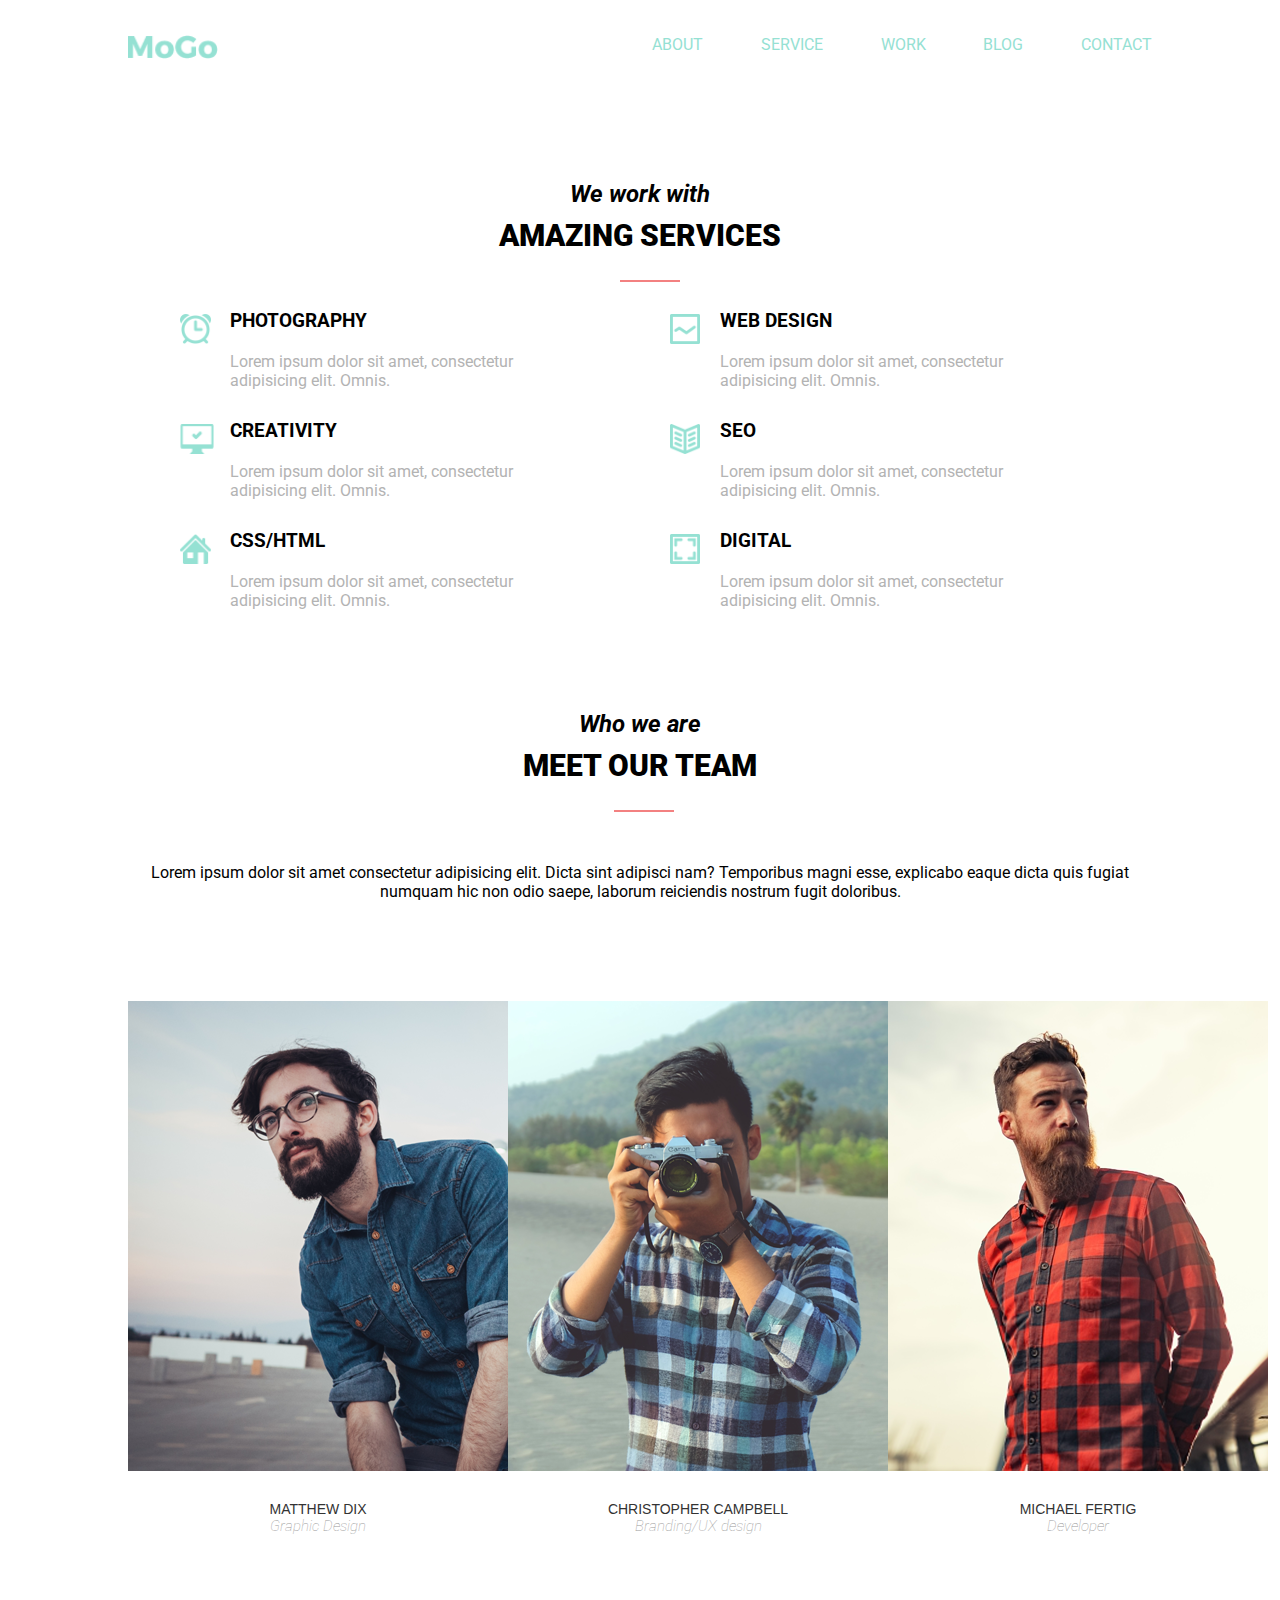
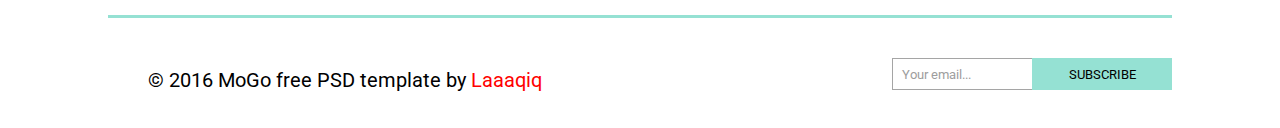
<file: module6.html>
<!DOCTYPE html>
<html lang="en">
<head>
    <meta charset="UTF-8">
    <meta name="viewport" content="width=device-width, initial-scale=1.0">
    <meta http-equiv="X-UA-Compatible" content="ie=edge">
    <title>Document</title>
    <link rel="stylesheet" href="css6/styles.css">
    <link href="https://fonts.googleapis.com/css?family=Roboto&display=swap" rel="stylesheet">
</head>
<body>
    <header class="page-header container"> 
    <nav class="page-nav">
            <a href="#" class="site-logo"> </a>
         <ul class="site-navigation">
            <li> <a href="#">about</a></li>
            <li> <a href="#">service</a></li>
            <li> <a href="#">work</a></li>
            <li> <a href="#">blog</a></li>
            <li> <a href="#">contact</a></li>
        </ul>

    </nav>

</header>

        <section class="section-1 container">
            <div class="headline">
                <h2 class="h2-text"><i>We work with</i></h2>
                <h1 class="services-text"><b>Amazing Services</b></h1>
            </div>
        </section>

    <section class="section-2 container">
        <div class="list container">
                <div class="list-item">
                    <div class="list-card">
                <div class="img-icon-alarm"> </div>
                <h3 class="h3-list-item">photography</h3>
                <p class="p-list-item">Lorem ipsum dolor sit amet, consectetur adipisicing elit. Omnis.</p>
            </div>
            <div class="list-card">
                    <div class="img-icon-seo"> </div>
                    <h3 class="h3-list-item">Web design</h3>
                    <p class="p-list-item">Lorem ipsum dolor sit amet, consectetur adipisicing elit. Omnis.</p>
                </div>
                <div class="list-card">
                        <div class="img-icon-creativity"> </div>
                        <h3 class="h3-list-item">Creativity</h3>
                        <p class="p-list-item">Lorem ipsum dolor sit amet, consectetur adipisicing elit. Omnis.</p>
                    </div>
                    <div class="list-card">
                            <div class="img-icon-design"> </div>
                            <h3 class="h3-list-item">Seo</h3>
                            <p class="p-list-item">Lorem ipsum dolor sit amet, consectetur adipisicing elit. Omnis.</p>
                        </div>
                        <div class="list-card">
                                <div class="img-icon-home"> </div>
                                <h3 class="h3-list-item">css/html</h3>
                                <p class="p-list-item">Lorem ipsum dolor sit amet, consectetur adipisicing elit. Omnis.</p>
                            </div>
                            <div class="list-card">
                                    <div class="img-icon-image"> </div>
                                    <h3 class="h3-list-item">digital</h3>
                                    <p class="p-list-item">Lorem ipsum dolor sit amet, consectetur adipisicing elit. Omnis.</p>
                                </div>
        </div>
         </div>


    </section>

    <section class="section-3">
            <div class="headline">
                    <h2 class="h2-text"><i>Who we are</i></h2>
                    <h1 class="our-team"><b>Meet our team</b></h1>
                </div>
                <p class="text-section-3 container ">Lorem ipsum dolor sit amet consectetur adipisicing elit. Dicta sint adipisci nam? Temporibus magni esse, explicabo eaque dicta quis fugiat <br>numquam hic non odio saepe, laborum reiciendis nostrum fugit doloribus.</p>
    </section>

    <section class="section-4 container">
        <div class="cards">
            <div class="cart">
                <div class="img-wrp">
                  <img class="cart-img" src="img6/card1.png" alt="1" />
                  
                   <div class="links">
                    <a class="social-link" href="#"
                       ><img src="img6/facebook.png" alt="facebook"
                             /></a>
                    
                    <a class="social-link" href="#"
                       ><img src="img6/twitter.png" alt="twitter"
                             /></a>
                    <a class="social-link" href="#"
                       ><img src="img6/pinterest.png" alt="pinterest"
                             /></a>
                    <a class="social-link" href="#"
                       ><img src="img6/instagram.png" alt="instagram"
                             /></a>
                   </div>
                </div>
                <h5 class="cart-name">Matthew Dix</h5>
                <h5 class="cart-position">Graphic Design</h5>
            </div>
            <div class="cart">
                <div class="img-wrp">
                  <img class="cart-img" src="img6/card2.png" alt="1" />
                  
                   <div class="links">
                    <a class="social-link" href="#"
                       ><img src="img6/facebook.png" alt="facebook"
                             /></a>
                    
                    <a class="social-link" href="#"
                       ><img src="img6/twitter.png" alt="twitter"
                             /></a>
                    <a class="social-link" href="#"
                       ><img src="img6/pinterest.png" alt="pinterest"
                             /></a>
                    <a class="social-link" href="#"
                       ><img src="img6/instagram.png" alt="instagram"
                             /></a>
                   </div>
                </div>
                <h5 class="cart-name">Christopher Campbell</h5>
                <h5 class="cart-position">Branding/UX design</h5>
            </div>
            <div class="cart">
                <div class="img-wrp">
                  <img class="cart-img" src="img6/card3.png" alt="1" />
                  
                   <div class="links">
                    <a class="social-link" href="#"
                       ><img src="img6/facebook.png" alt="facebook"
                             /></a>
                    
                    <a class="social-link" href="#"
                       ><img src="img6/twitter.png" alt="twitter"
                             /></a>
                    <a class="social-link" href="#"
                       ><img src="img6/pinterest.png" alt="pinterest"
                             /></a>
                    <a class="social-link" href="#"
                       ><img src="img6/instagram.png" alt="instagram"
                             /></a>
                   </div>
                </div>
                <h5 class="cart-name">Michael Fertig</h5>
                <h5 class="cart-position">Developer</h5>
            </div>
        </div>

    </section>

    <footer class="footer container">
        <div><p class="text-footer">© 2016 MoGo free PSD template by <span class="colortext">Laaaqiq</span></p></div>
        <div class="wrapper">
                <form action ="#" method = "get">
                
                  <input name="email" placeholder="   Your email..." class="input-form">
                  <input type = "submit" value = "SUBSCRIBE" class="form">
                </form>
              </div>
    
    </footer>
 
</body>
</html>
</file>
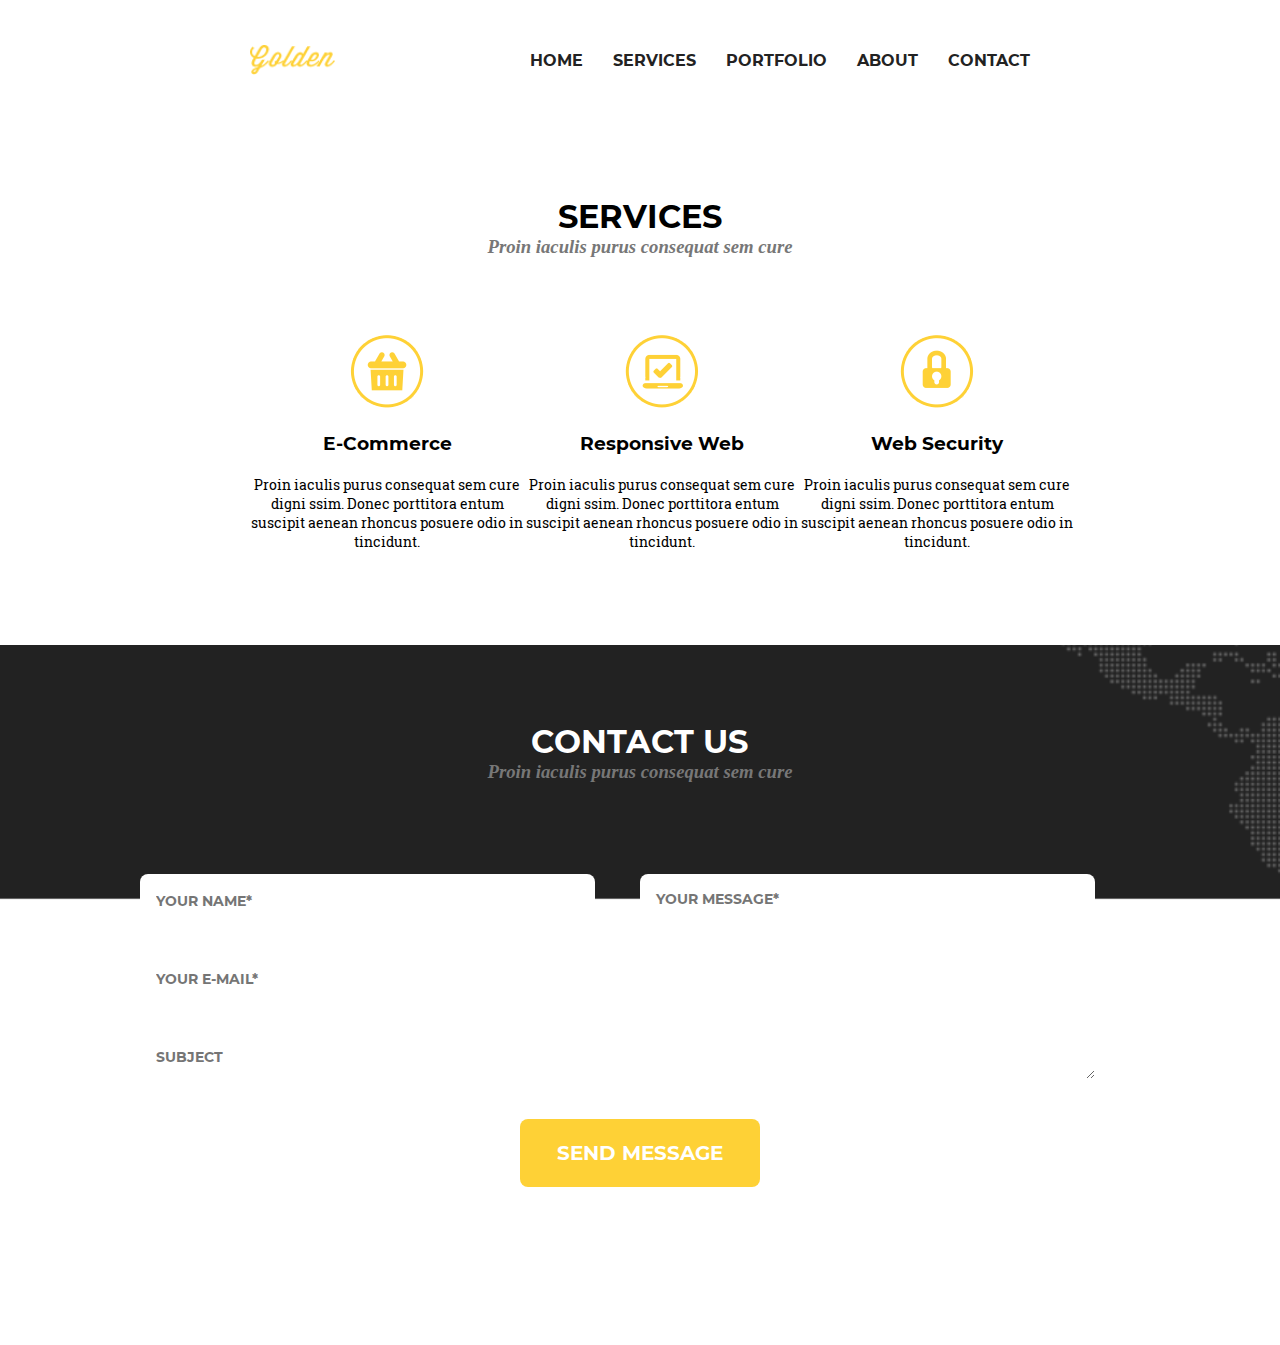
<file: hw7/module7.html>
<!DOCTYPE html>
<html lang="en">
<head>
    <meta charset="UTF-8">
    <meta name="viewport" content="width=device-width, initial-scale=1.0">
    <meta http-equiv="X-UA-Compatible" content="ie=edge">
    <title>Document</title>
    <link rel="stylesheet" href="css7/styles.css">
    <link rel="stylesheet" href="css7/fonts.css">

</head>
<body>
     <header class="page-header container"> 
             <nav class="page-nav">
                     <a href="#" class="site-logo"> </a>
                  <ul class="site-navigation">
                     <li> <a href="#">home</a></li>
                     <li> <a href="#">services</a></li>
                     <li> <a href="#">portfolio</a></li>
                     <li> <a href="#">about</a></li>
                     <li> <a href="#">contact</a></li>
                  </ul>
         
             </nav>
         
     </header>
 <div class="title">
     <h1 class="title-services">Services</h1>
     <h3 class="sub-title">Proin iaculis purus consequat sem cure</h3>

 </div> 
 <div class="services-cards">
     <div class="cards">
     <div class="services">
         <img src="img7/Icon-Basket1.png">
         <h3 class="service-name">E-Commerce</h3>
         <p class="description">Proin iaculis purus consequat sem cure digni ssim. Donec porttitora entum suscipit aenean rhoncus posuere odio in tincidunt.</p>
     </div>
     <div class="services">
            <img src="img7/Icon-Laptop.png">
            <h3 class="service-name">Responsive Web</h3>
            <p class="description">Proin iaculis purus consequat sem cure digni ssim. Donec porttitora entum suscipit aenean rhoncus posuere odio in tincidunt.</p>
        </div>
    <div class="services">
         <img src="img7/Icon-Locked.png">
         <h3 class="service-name">Web Security</h3>
         <p class="description">Proin iaculis purus consequat sem cure digni ssim. Donec porttitora entum suscipit aenean rhoncus posuere odio in tincidunt.</p>
     </div>
     </div>
            
 </div> 
 <div class="contact">
    <div class="title">
     <h1 class="title-services2">Contact us</h1>
     <h3 class="sub-title2">Proin iaculis purus consequat sem cure</h3>

    </div> 
    <div class="registration">
            <div class="wrapper" id="res_name">
                <form action="#" method="POST">
                   <div class="reg-raws">
                     <input  required type="text" name="name" placeholder="YOUR NAME*">
                     <input required type="email" name="mail" placeholder="YOUR E-MAIL*">
                     <input  type="text" name="subject" placeholder="SUBJECT">
                     <textarea name="body" placeholder="YOUR MESSAGE*" required></textarea>
                   </div>
                   <div class="button">
                     <input required type="submit" value="SEND MESSAGE" id="send_mail">
                   </div>    
                
                </form>
            </div>
        </div>
 </div>
     
</body>
</html>
</file>
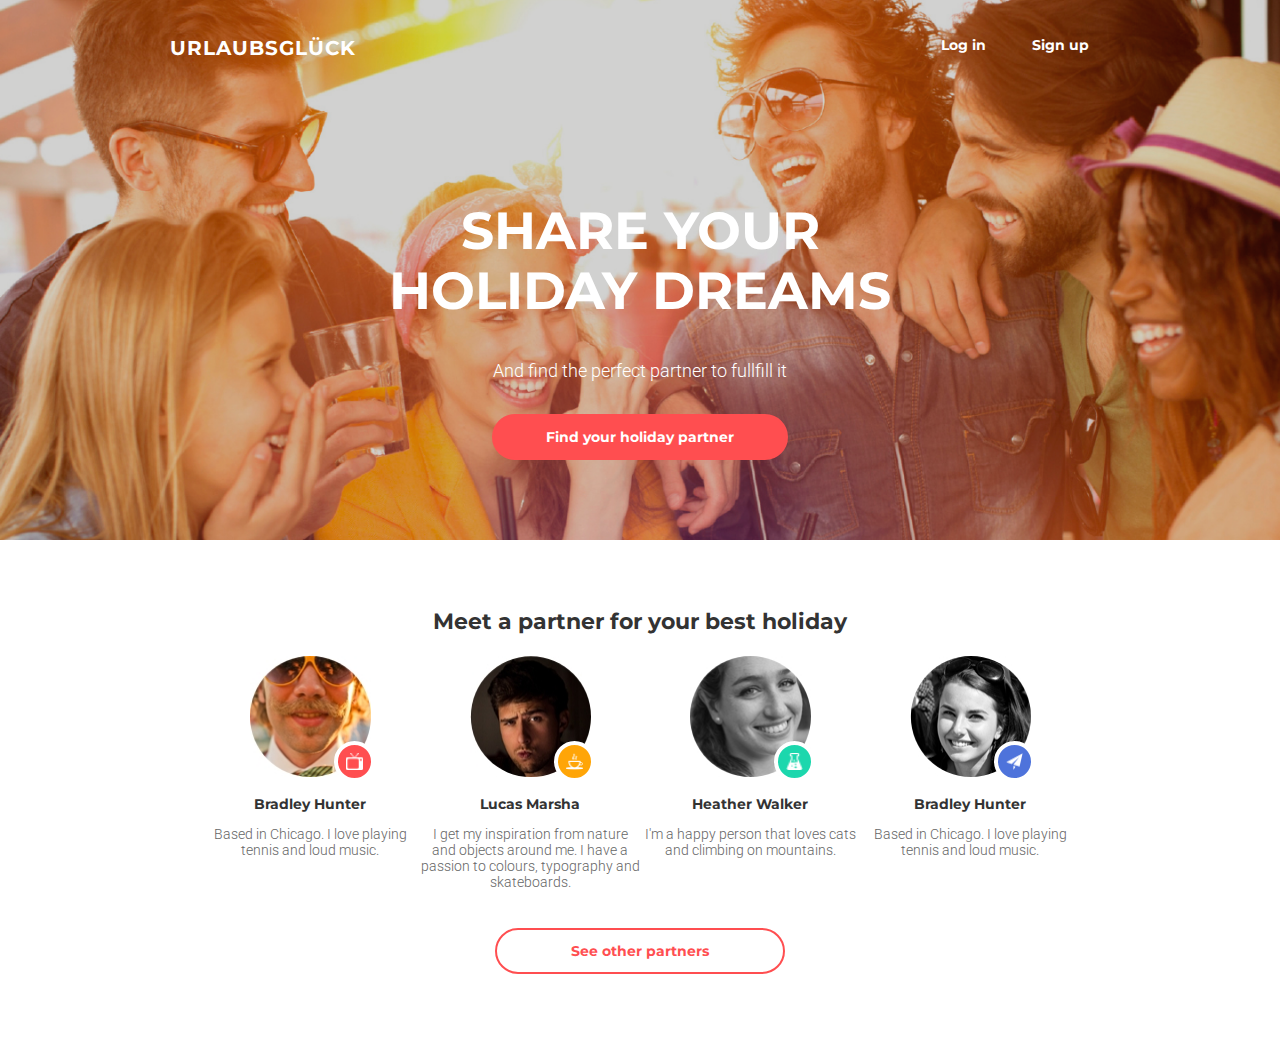
<file: hw8/module8.html>
<!DOCTYPE html>
<html lang="en"><head><meta http-equiv="Content-Type" content="text/html; charset=UTF-8">
    
    <meta name="viewport" content="width=device-width, initial-scale=1">
    <meta http-equiv="X-UA-Compatible" content="ie=edge">
    <link rel="stylesheet" href="./module8_files/main.css">

    <title>Module_08</title>
</head>

<body>
    <div class="wrap__holiday-dreams">
        <header class="header" id="header">
            <div class="container head-container">
                <div class="registration-wrap">
                    <button class="registration-btn" type="submit">Log in</button>
                    <button class="registration-btn" type="submit">Sign up</button>
                </div>
                <h1 class="logo"><a href="">URLAUBSGLÜCK</a></h1>
            </div>
        </header>
        <div class="container dreams-container">
            <h2 class="dreams__title">Share your
                holiday dreams</h2>
            <p class="dreams__text">And find the perfect partner
                to fullfill it</p>
            <a href="" class="link dreams__link">Find your holiday partner</a>
        </div>
    </div>

    <section class="partners" id="partners">
        <div class="container partners-wrap">
            <h2 class="title">Meet a partner for your
                best holiday</h2>
            <ul class="team__list">
                <li class="team__item">
                    <div class="team__item-wrap icon-tv">
                        <img src="./module8_files/photo_1.jpg" alt="partner" width="121" height="121" class="team__item-photo ">
                    </div>
                    <h3 class="team__item-title">Bradley Hunter</h3>
                    <p class="team__item-text">Based in Chicago. I love playing tennis and loud music.</p>
                </li>
                <li class="team__item">
                    <div class="team__item-wrap icon-flask">
                        <img src="./module8_files/photo_2.jpg" alt="partner" width="121" height="121" class="team__item-photo">
                    </div>
                    <h3 class="team__item-title">Lucas Marsha</h3>
                    <p class="team__item-text">I get my inspiration from nature and objects around me. I have a passion
                        to
                        colours, typography and skateboards.
                    </p>
                </li>
                <li class="team__item">
                    <div class="team__item-wrap icon-coffee">
                        <img src="./module8_files/photo_3.jpg" alt="partner" width="121" height="121" class="team__item-photo">
                    </div>

                    <h3 class="team__item-title">Heather Walker</h3>
                    <p class="team__item-text">I'm a happy person that loves cats and climbing on mountains.
                    </p>
                </li>
                <li class="team__item">
                    <div class="team__item-wrap icon-telegram">
                        <img src="./module8_files/photo_4.jpg" alt="partner" width="121" height="121" class="team__item-photo">
                    </div>
                    <h3 class="team__item-title">Bradley Hunter</h3>
                    <p class="team__item-text">Based in Chicago. I love playing tennis and loud music.</p>
                </li>
            </ul>

            <a href="" class="link team__link">See other partners</a>
        </div>
    </section>


</body></html>
</file>
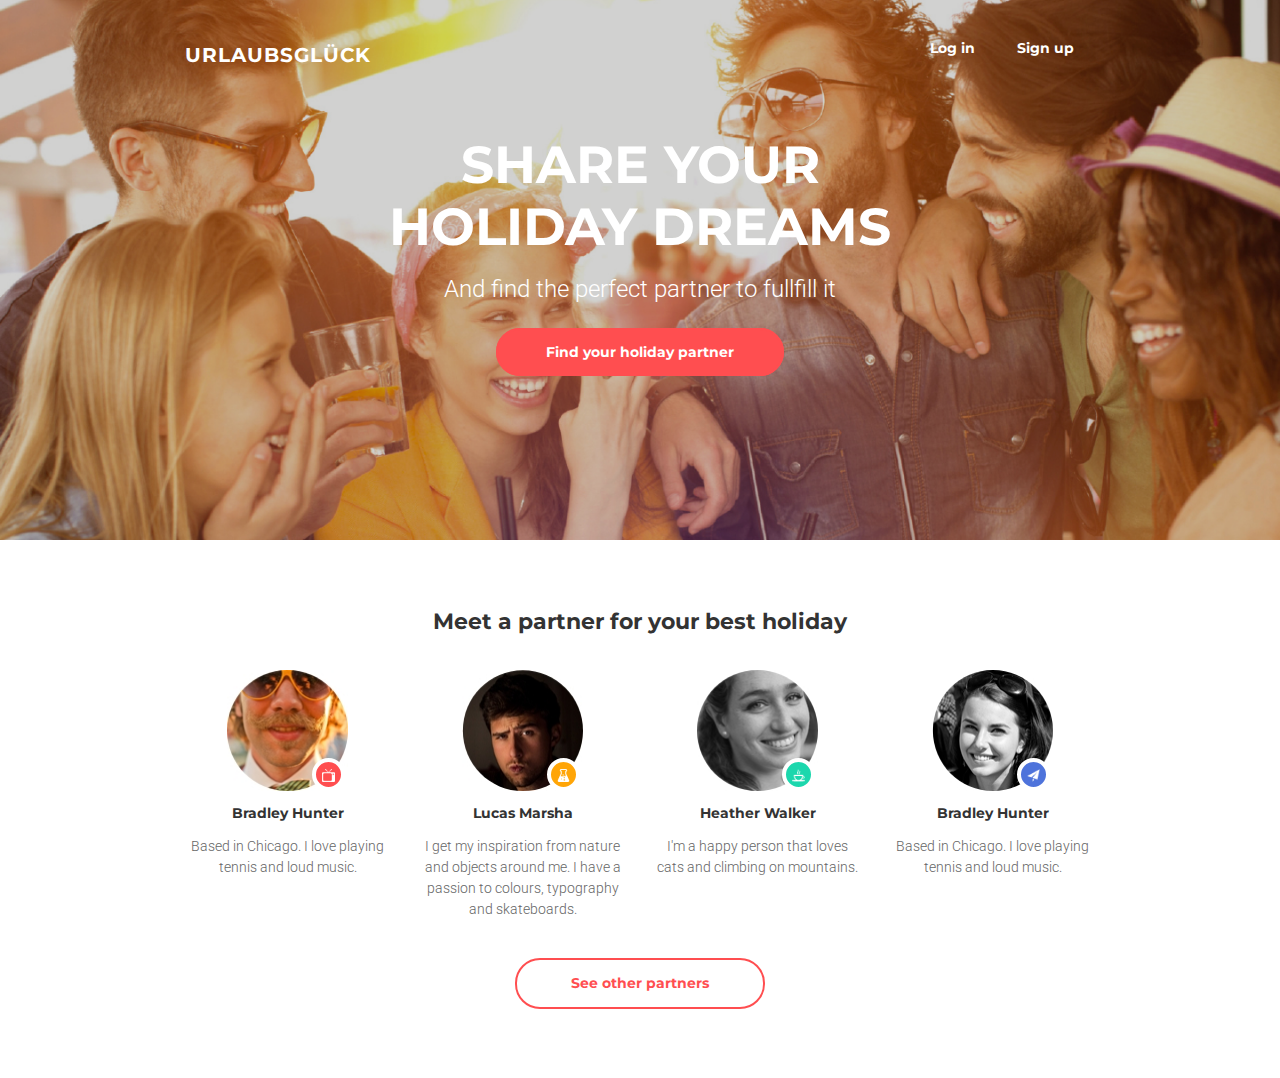
<file: hw9/hw9/module9.html>
<!DOCTYPE html>
<!-- saved from url=(0063)https://merlkory85.github.io/goit-fe-course/module09/index.html -->
<html lang="en"><head><meta http-equiv="Content-Type" content="text/html; charset=UTF-8">
    
    <meta name="viewport" content="width=device-width, initial-scale=1, shrink-to-fit=no">
    <meta http-equiv="X-UA-Compatible" content="ie=edge">
    <link rel="stylesheet" href="./module9_files/normalize.css">
    <link rel="stylesheet" href="./module9_files/bootstrap.min.css" integrity="sha384-ggOyR0iXCbMQv3Xipma34MD+dH/1fQ784/j6cY/iJTQUOhcWr7x9JvoRxT2MZw1T" crossorigin="anonymous">
    <link rel="stylesheet" href="./module9_files/style.css">
    <link rel="stylesheet" href="./module9_files/media.css">
    <title>Module 09</title>
</head>

<body>
    <div class="wrap__holiday-dreams">
        <header class="header" id="header">
            <div class="container head-container">
                <div class="row d-flex flex-row-reverse align-items-md-center">
                    <div class="col-12 col-md-4 col-lg-4 col-xl-4 d-flex justify-content-center justify-content-md-end">
                        <div class="registration-list d-flex ">
                            <div class="registration-list__item d-flex justify-content-md-end justify-content-lg-end justify-content-xl-end">
                                <button type="submit" class="registration-btn">Log in</button>
                            </div>

                            <div class="registration-list__item">
                                <button type="submit" class="registration-btn">Sign up</button>
                            </div>
                        </div>
                    </div>

                    <div class="col-12 col-md-8 col-lg-8 col-xl-8 d-flex d-flex justify-content-center justify-content-md-start">
                        <h1 class="logo"><a href="https://merlkory85.github.io/goit-fe-course/module09/index.html#">URLAUBSGLÜCK</a></h1>
                    </div>
                </div>
            </div>
        </header>
        <div class="container dreams-container">
            <div class="row">
                <div class="col-12 col-md-12 col-lg-12 col-xl-12 d-flex justify-content-center text-center">
                    <h2 class="dreams__title text-center">Share your holiday dreams</h2>
                </div>
            </div>

            <div class="row">
                <div class="col-12 col-md-12 col-lg-12 col-xl-12 d-flex text-center justify-content-center">
                    <p class="dreams__text">And find the perfect partner to fullfill it</p>
                </div>
            </div>

            <div class="row">
                <div class="col col-md-12 col-lg-12 col-xl-12 text-center">
                    <a href="https://merlkory85.github.io/goit-fe-course/module09/index.html#partners" class="link dreams__link">Find your holiday partner</a>
                </div>
            </div>


        </div>
    </div>

    <section class="partners" id="partners">
        <div class="container partners-wrap">
            <div class="row">
                <div class="col-12 col-md-12 col-lg-12 col-xl-12 d-flex justify-content-center text-center">
                    <h2 class="title">Meet a partner for your best holiday</h2>
                </div>
            </div>

            <div class="row">
                <div class="col-12 col-md-6 col-lg-3 col-xl-3 d-flex justify-content-center justify-content-md-end justify-content-xl-center">
                    <div class="team__item">
                        <div class="team__item-wrap icon-tv">
                            <img src="./module9_files/photo_1.jpg" alt="partner" width="121" height="121" class="team__item-photo ">
                        </div>
                        <h3 class="team__item-title">Bradley Hunter</h3>
                        <p class="team__item-text">Based in Chicago. I love playing tennis and loud music.</p>
                    </div>
                </div>

                <div class="col-12 col-md-6 col-lg-3 col-xl-3 d-flex justify-content-center justify-content-md-start justify-content-xl-center">
                    <div class="team__item">
                        <div class="team__item-wrap icon-flask">
                            <img src="./module9_files/photo_2.jpg" alt="partner" width="121" height="121" class="team__item-photo">
                        </div>
                        <h3 class="team__item-title">Lucas Marsha</h3>
                        <p class="team__item-text">I get my inspiration from nature and objects around me. I
                            have a
                            passion
                            to
                            colours, typography and skateboards.
                        </p>
                    </div>
                </div>

                <div class="col-12 col-md-6 col-lg-3 col-xl-3 d-flex justify-content-center justify-content-md-end justify-content-xl-center">
                    <div class="team__item">
                        <div class="team__item-wrap icon-coffee">
                            <img src="./module9_files/photo_3.jpg" alt="partner" width="121" height="121" class="team__item-photo">
                        </div>

                        <h3 class="team__item-title">Heather Walker</h3>
                        <p class="team__item-text">I'm a happy person that loves cats and climbing on mountains.
                        </p>
                    </div>
                </div>

                <div class="col-12 col-md-6 col-lg-3 col-xl-3 d-flex justify-content-center justify-content-md-start justify-content-xl-center">
                    <div class="team__item">
                        <div class="team__item-wrap icon-telegram">
                            <img src="./module9_files/photo_4.jpg" alt="partner" width="121" height="121" class="team__item-photo">
                        </div>
                        <h3 class="team__item-title">Bradley Hunter</h3>
                        <p class="team__item-text">Based in Chicago. I love playing tennis and loud music.</p>
                    </div>
                </div>

            </div>

            <div class="col-12 col-md-12 col-lg-12 col-xl-12 d-flex justify-content-center text-center">
                <a href="https://merlkory85.github.io/goit-fe-course/module09/index.html#header" class="link team__link">See other partners</a>
            </div>
        </div>
    </section>


</body></html>
</file>
<file: css6/styles.css>
* {
    margin: 0;
    padding: 0;
    font-family: 'Roboto', sans-serif;
   }
body{
    width: 100%
}

.container{
    width: 80%;
    margin: 0 auto;
}

.site-logo{
    height: 30px;
    width: 90px;
    display: inline-block;
    background: url(../img6/MoGo.png) no-repeat;
    background-size: contain;
}
.page-nav{
    display: flex;
    min-height: 100px;
    align-items: center;
    justify-content: space-between;
}
.site-navigation {
    display: flex;
    width: 500px;
    list-style: none;
    justify-content: space-between;

}


.site-navigation a {
    line-height: 1;
    display: inline-block;
    text-decoration: none;
    color: #95e1d3;
    text-transform: uppercase;
    cursor: pointer;
}

.site-navigation a:after {
    margin-top: 10px;
    display: block;
    content: "";
    height: 2px;
    width: 0%;
    background-color: #f38181;
    transition: width .3s ease-in-out;
}

.site-navigation a:hover:after,
.site-navigation a:focus:after {
    width: 100%;
}

.site-navigation a:hover{
    color: #f38181;
}

.section-1{
    margin-top: 80px;
    height: 100px;
}
.headline{
    position: relative;
    display: flex;
    flex-direction: column;
    align-items: center;
}

h2{
    font-size: 24px;

}

h1{
    font-size: 30px;
}

.headline h1:after {
    position: absolute;
    left: 48%;
    top: 100px;
    content: "";
    text-align: center;
    height: 2px;
    width: 60px;
    background-color: #f38181;
}

.h2-text{
    padding-bottom: 10px;
}

.list-item{
    display: flex;
    flex-wrap: wrap;
    justify-content: space-between
}

.img-icon-alarm{
    top: 34px;
    height: 30px;
    position: relative;
    right: 50px;
    background: url(../img6/ALARM.png) no-repeat;
    background-size: contain;
}

.img-icon-seo{
    top: 34px;
    height: 30px;
    position: relative;
    right: 50px;
    background: url(../img6/seo.png) no-repeat;
    background-size: contain;
}
.img-icon-creativity{
    top: 34px;
    height: 30px;
    position: relative;
    right: 50px;
    background: url(../img6/creativity.png) no-repeat;
    background-size: contain;
}
.img-icon-design{
    top: 34px;
    height: 30px;
    position: relative;
    right: 50px;
    background: url(../img6/design.png) no-repeat;
    background-size: contain;
}
.img-icon-home{
    top: 34px;
    height: 30px;
    position: relative;
    right: 50px;
    background: url(../img6/home.png) no-repeat;
    background-size: contain;
}
.img-icon-image{
    top: 34px;
    height: 30px;
    position: relative;
    right: 50px;
    background: url(../img6/image.png) no-repeat;
    background-size: contain;
}

.h3-list-item{
padding-bottom: 20px;
text-transform: uppercase;
}

.p-list-item{
    color: #b3b3b3;
}

.list-card{
    width: 330px;
    display: flex;
    flex-direction: column;
}

.section-3{
    margin-top: 100px;
}

.text-section-3{
margin-top: 80px; 
text-align: center;
}

.section-4{
    margin-top: 100px;
}
/*.img-card-1{
    display: block;
    height: 470px;
    width: 390px;
    background: url(../img6/card1.png) no-repeat;
    background-size: contain;

}
.img-card-2{
    display: block;
    height: 470px;
    width: 390px;
    background: url(../img6/card2.png) no-repeat;
    background-size: contain;

}
.img-card-3{
    display: block;
    height: 470px;
    width: 380px;
    background: url(../img6/card3.png) no-repeat;
    background-size: contain;

}*/

.h3-card-name{
    display: flex;
    justify-content: center;
    margin-top: 30px;
    text-transform: uppercase;
}
.h4-card-status{
    font-style: italic;
    color: #b3b3b3;
    display: flex;
    justify-content: center;
    margin-top: 14px;
}

.cards{
    display: flex;
    justify-content: space-around;
    
}


.our-team{
    text-transform: uppercase;
}
.services-text{
    text-transform: uppercase;
}

.icons{
    
    height: 470px;
    width: 390px;
    display: flex;
    justify-content: center;
    align-items: center;
    
    

}
:root {
    --col: 80px;
    --gap: 20px;
    --cl: calc(var(--col) + var(--gap));
    --main: #95e1d3;
    --accent: #f38181;
    --text: #333;
    --text-light: #999;
    --trans: all 0.2s linear;
    --mont: "Montserrat", sans-serif;
  }
  .description {
    margin: auto;
    font-size: 15px;
    font-family: "Roboto", sans-serif;
    color: var(--text-light);
    text-align: center;
    width: calc(var(--cl) * 10);
    margin-bottom: 86px;
  }
  
  .cart {
    width: calc(var(--col) * 4 + var(--gap) * 3);
    position: relative;
  }
  .img-wrp {
    height: 470px;
    width: 380px;
    background-color: var(--main);
  }
  .cart-img {
    cursor: pointer;
    bottom: 0;
    right: 0;
    transition: var(--trans);
    position: relative;
  }
  .cart:hover .cart-img {
    bottom: 10px;
    right: 10px;
  }
  .cart:hover .links {
    top: -10px;
    left: -10px;
    opacity: 0.9;
  }
  
  .links {
    position: absolute;
    height: 470px;
    width: 380px;
    top: 0;
    left: 0;
    transition: var(--trans);
    background: linear-gradient(#ed8889, #eed787);
    opacity: 0;
    text-align: center;
    padding-top: 206px;
    box-sizing: border-box;
    display: flex;
    justify-content: center;
  }
  .social-link {
    --s: 57px;
    width: var(--s);
    height: var(--s);
    background: #fce38a;
    display: flex;
    justify-content: center;
    align-items: center;
    margin-right: 1px;
  }
  .social-link:hover {
    background: #95e1d3;
  }
  .cart-name {
    font-size: 14px;
    font-family: var(--mont);
    color: rgb(51, 51, 51);
    text-transform: uppercase;
    text-align: center;
    font-weight: lighter;
    margin-top: 30px;
  }
  .cart-position {
    font-size: 15px;
    font-family: "Roboto", sans-serif;
    color: rgb(153, 153, 153);
    font-style: italic;
    text-align: center;
    font-weight: lighter;

  }

/*.icon-facebook{
    height: 56px;
    width: 56px;
    background: url(../img6/facebook.png) no-repeat;
    background-position: center;
    background-color: #fce38a;
}

.icon-instagram{
    height: 56px;
    width: 56px;
    background: url(../img6/instagram.png) no-repeat;
    background-position: center;
    background-color: #fce38a;
}

.icon-pinterest{
    height: 56px;
    width: 56px;
    background: url(../img6/pinterest.png) no-repeat;
    background-position: center;
    background-color: #fce38a;
}

.icon-twitter{
    height: 56px;
    width: 56px;
    background: url(../img6/twitter.png) no-repeat;
    background-position: center;
    background-color: #fce38a;
}
.icons{
 opacity: 0;
 background: linear-gradient( 90deg, rgba(252,227,138, 0.8) 0%, rgba(243,129,129, 0.8) 100%);
 transition: 1s;
}
.icons:hover{
    height: 480px;
    position: relative;
    bottom: 10px;
    right: 10px;
    background: linear-gradient( 90deg, rgba(252,227,138, 0.8) 0%, rgba(243,129,129, 0.8) 100%);
    opacity: 1;
    transition: 2s;
   

}

.icon-facebook:hover{
    background-color: #95e1d3;
    transition: 2s;
}

.icon-instagram:hover{
    background-color: #95e1d3;
    transition: 2s;
}

.icon-pinterest:hover{
    background-color: #95e1d3;
    transition: 2s;
}

.icon-twitter:hover{
    background-color: #95e1d3;
    transition: 2s;
}

.img-card-1:hover{
    width: 380px;
    border-right: 10px solid #95e1d3;
    border-bottom: 10px solid #95e1d3;
    transition: 1s;
}

.img-card-2:hover{
    width: 380px;
    border-right: 10px solid #95e1d3;
    border-bottom: 10px solid #95e1d3;
    transition: 1s;
}

.img-card-3:hover{
    width: 380px;
    border-right: 10px solid #95e1d3;
    border-bottom: 10px solid #95e1d3;
    transition: 1s;
}*/

.Layer_16 {
    background-image: url("Layer 16.png");
    position: absolute;
    left: 242px;
    top: 958px;
    width: 875px;
    height: 492px;
    z-index: 20;
    
  }



  .form {
      position: relative;
      bottom: 10px;
      background-color: #95e1d3;
    cursor:pointer;
    height:32px;
    width:140px;
    text-decoration: none;
  }



.input-form{
    position: relative;
    bottom: 10px;
    left: 5px;
border: 1px solid gray;
    width: 140px;
    height: 30px;
    border-right: 0px;
    opacity: 0.7;

}
:focus::-webkit-input-placeholder {color: transparent}
:focus::-moz-placeholder          {color: transparent}
:focus:-moz-placeholder           {color: transparent}
:focus:-ms-input-placeholder      {color: transparent}
  .footer{
    display: flex;
    justify-content: space-between;
    padding: 50px 0px 0px 40px;
        margin-top: 80px;
        height: 60px;
        border-top: solid #95e1d3;
    }

    input{
        border: 0;
    }

    .colortext{
        color: red;
    }
.text-footer{
    font-size: 20px;
}
</file>
<file: hw7/css7/styles.css>
* {
    margin: 0;
    padding: 0;
   }
body{
    width: 100%
}

.container{
    width: 61%;
    margin: 0 auto;
    /*background: grey;*/
}

.site-logo{
    height: 30px;
    width: 90px;
    display: inline-block;
    background: url(../img7/logo.png) no-repeat;
    background-size: contain;
}
.page-nav{
    display: flex;
    min-height: 120px;
    align-items: center;
    justify-content: space-between;
}
.site-navigation {
    display: flex;
    width: 500px;
    list-style: none;
    justify-content: space-between;
    font-family: 'Montserrat', sans-serif;
    font-weight: bold;

}


.site-navigation a {
    line-height: 1;
    display: inline-block;
    text-decoration: none;
    color: #222222;
    text-transform: uppercase;
    cursor: pointer;
}
.site-navigation :hover{
color: #fed136;
}
.title{
    display: flex;
    min-height: 215px;
    width: 61%;
    margin: 0 auto;
    /*background: brown;*/
    align-items: center;
    flex-direction: column;
    justify-content: center;
}
.services-cards{
    /*display: flex;*/
    min-height: 310px;
    width: 61%;
    margin: 0 auto;
    /*background: greenyellow;*/
    /*justify-content: space-between;*/
    text-align: center;
}
.cards{
    display: flex;
    justify-content: space-between;
}
.service-name{
    padding-top: 20px;
    font-family: 'Montserrat', sans-serif;
    font-weight: bold;

}
.description {
    font-size: 14px;
    width: 275px;
    padding-top: 20px;
    font-family: 'Roboto Slab';


    /*display: flex;
    width: 275 px;
    height: 190 px;
    background: blueviolet;*/
}
.contact{
    height: 700px;
    background: url(../img7/Map-Image.png) no-repeat center center fixed;
    background-size: cover;
}
.title-services{
    color: #000000;
    text-transform: uppercase;
    font-family: 'Montserrat', sans-serif;
    font-weight: bold;
}
.sub-title{
    color: #777777; 
    font-style: italic;
}
.title-services2{
    color: #ffffff;
    text-transform: uppercase;
    font-family: 'Montserrat', sans-serif;
    font-weight: bold;
}
.sub-title2{
    color: #777777;
    font-style: italic;
}

form, input {
    font-size: 20px;
  }
  /*.column-reg{
      height: 215px;
      width: 945px;
      display: flex;
      flex-wrap: column wrap;
  }*/
  
  input { 
    height: 50px;
    line-height: 30px;
    font-family: 'Montserrat', sans-serif;
    font-weight: bold;

    box-sizing: border-box;
    margin: 14px 0;
    width: 455px;
    display: block;
    outline: 4px solid transparent;
    outline-offset: -2px;
    transition: outline-color 0.1s;
    border-radius: 8px;
    border: 0;
  }
  textarea {
      height:205px ;
      font-family: 'Montserrat', sans-serif;
      font-weight: bold;

      box-sizing: border-box;
      margin: 14px 0;
      width: 455px;
      display: block;
      outline: 4px solid transparent;
      outline-offset: -2px;
      transition: outline-color 0.1s;
      border-radius: 8px;
      border: 0;
  }
  
  input[type="submit"] {
    height: 68px;
    width: 240px;
    background-color: #fed136;
    color: #ffffff;
    float: left;
    font-family: 'Montserrat', sans-serif;
    font-weight: bold;
    border-radius: 8px;
    
    box-sizing: border-box;
    margin: 14px 0;
    display: block;
    outline: 4px solid transparent;
    outline-offset: -2px;
    transition: outline-color 0.1s;
    padding-left: 0 px;
  }
  
  
  .registration {
    display: flex;
    justify-content: center;
    font-family: 'Montserrat', sans-serif;
    font-weight: bold;
  }
  
  .wrapper {
    width: 1000px;
    height: 250px;
    font-family: 'Montserrat', sans-serif;
    font-weight: bold;
    
  }
  .reg-raws{
      display: flex;
      flex-flow: column wrap;
      height: 245px;
      font-family: 'Montserrat', sans-serif;
      font-weight: bold;

  }
  .button{
      display: flex;
      justify-content: center;
  }
    
input[type="email"]:focus:invalid,
textarea[name="body"]:focus:invalid,
input[type="text"]:focus:invalid{
outline-color: red;
transition: outline-color 5s;
}

input[type="email"]:focus:valid,
textarea[name="body"]:focus:valid,
input[type="text"]:focus:valid{
outline-color: green;
transition: outline-color .4s;
}

input[name="name"] {
    padding-left: 1rem;
}
input[name="mail"] {
    padding-left: 1rem;
}
input[name="subject"] {
padding-left: 1rem;
}      
textarea{
    padding-top: 1rem;
    padding-left: 1rem;
}    
input::placeholder{
    font-size: 14px;
    }
textarea::placeholder{
    font-size: 14px;
    }
</file>
<file: hw7/css7/fonts.css>
/* montserrat-regular - latin */
@font-face {
    font-family: 'Montserrat';
    src: local('Montserrat Regular'), local('Montserrat-Regular'),
         url('../fonts7/montserrat-v14-latin-regular.woff2') format('woff2'), /* Chrome 26+, Opera 23+, Firefox 39+ */
         url('../fonts7/montserrat-v14-latin-regular.woff') format('woff'); /* Chrome 6+, Firefox 3.6+, IE 9+, Safari 5.1+ */
     font-style: normal;
     font-weight: 400;    
     }
  /* montserrat-700 - latin */
  @font-face {
    font-family: 'Montserrat';
    font-style: normal;
    font-weight: 700;
    src: local('Montserrat Bold'), local('Montserrat-Bold'),
         url('../fonts7/montserrat-v14-latin-700.woff2') format('woff2'), /* Chrome 26+, Opera 23+, Firefox 39+ */
         url('../fonts7/montserrat-v14-latin-700.woff') format('woff'); /* Chrome 6+, Firefox 3.6+, IE 9+, Safari 5.1+ */
  }
  /* roboto-slab-regular - latin */
@font-face {
    font-family: 'Roboto Slab';
    font-style: normal;
    font-weight: 400;
    src: local('Roboto Slab Regular'), local('RobotoSlab-Regular'),
         url('../fonts7/roboto-slab-v9-latin-regular.woff2') format('woff2'), /* Chrome 26+, Opera 23+, Firefox 39+ */
         url('../fonts7/roboto-slab-v9-latin-regular.woff') format('woff'); /* Chrome 6+, Firefox 3.6+, IE 9+, Safari 5.1+ */
  }
  /* roboto-slab-700 - latin */
  @font-face {
    font-family: 'Roboto Slab';
    font-style: normal;
    font-weight: 700;
    src: local('Roboto Slab Bold'), local('RobotoSlab-Bold'),
         url('../fonts7/roboto-slab-v9-latin-700.woff2') format('woff2'), /* Chrome 26+, Opera 23+, Firefox 39+ */
         url('../fonts7/roboto-slab-v9-latin-700.woff') format('woff'); /* Chrome 6+, Firefox 3.6+, IE 9+, Safari 5.1+ */
  }
</file>
<file: hw9/hw9/module9_files/style.css>
@import url("https://fonts.googleapis.com/css?family=Montserrat:700&display=swap");
@import url("https://fonts.googleapis.com/css?family=Roboto:300&display=swap");

* {
  padding: 0;
  margin: 0;
  box-sizing: border-box;
}

body {
  font-family: "Montserrat", "Roboto", sans-serif;
}

p {
  font-family: Roboto;
  font-weight: 300;
}

a, 
a:hover {
  color: rgb(255, 255, 255);
  text-decoration: none;
}

h1 {
  font-size: 20px;
  font-weight: 700;
  text-transform: uppercase;
  letter-spacing: 1px;
}

h2 {
  color: rgb(255, 255, 255);
  font-size: 30px;
  font-weight: 700;
}

h3 {
  color: rgb(51, 51, 51);
  font-size: 14px;
  font-weight: 700;
}

a,
button,
h1,
h2,
h3 {
  font-family: "Montserrat", sans-serif;
}

.link {
  font-size: 14px;
  font-weight: 700;
  border: 2px solid rgb(255, 78, 80);
  border-radius: 25px;
}

.container {
  min-width: 280px;
  width: 100%;
  height: 540px;
  height: 100%;
  margin: 0 auto;
}

.wrap__holiday-dreams {
  /* padding: 24px 0; */
  min-height: 540px;
  height: 100%;
  background: no-repeat url("../module9_files/img/bg_desktop.png") center top;
  object-fit: cover;
  background-size: cover;
  background-color: rgb(26, 25, 21);
}

.registration-btn {
  color: rgb(255, 255, 255);
  font-size: 14px;
  font-weight: 700;
  border: none;
  padding: 11px 19px;
  margin-bottom: 62px;
  border: 2px solid rgba(255, 255, 255, 0);
  border-radius: 25px;
  background-color: transparent;
  cursor: pointer;
}

.registration-btn:hover {
  border: 2px solid rgb(255, 255, 255, 1);
}

.registration-btn:active {
  background-color: rgb(98, 228, 200);
}

.logo {
  margin-bottom: 25px;
  color: rgb(252, 252, 252);
}

.dreams-container {
  justify-content: center;
}

.dreams__title {
  width: 300px;
  margin-bottom: 12px;
  text-transform: uppercase;
}

.dreams__text {
  width: 220px;
  color: rgb(255, 255, 255);
  font-size: 18px;
  margin-bottom: 33px;
}

.dreams__link {
  padding: 13px 48px;
  background-color: rgb(255, 78, 80);
}

.dreams__link:hover {
  color: rgb(255, 78, 80);
  background-color: rgb(255, 255, 255);
}



.partners {
  padding: 69px 0;
} 

.title {
  width: 282px;
  color: rgb(51, 51, 51);
  font-size: 22px;
  margin-bottom: 15px;
}

.team__item {
  width: 220px;
  list-style-type: none;
  margin-bottom: 24px;
  text-align: center;
}

.team__item-wrap {
  display: block;
  position: relative;
} 

.team__item-wrap::after {
  content: "";
  display: block;
  width: 33px;
  height: 33px;
  position: absolute;
  right: 45px;
  bottom: 0;
  border: 4px solid rgb(255, 255, 255);
  background-repeat: no-repeat;
  background-position: center;
  background-size: 50% 50%;
  border-radius: 50px;
}

.icon-tv::after {
  background-image: url("./img/tv.png");
  background-color: rgb(255, 78, 80);
}

.icon-flask::after {
  background-image: url("./img/flask.png");
  background-color: rgb(255, 165, 7);
}
.icon-coffee::after {
  background-image: url("./img/coffee.png");
  background-color: rgb(28, 215, 173);
}

.icon-telegram::after {
  background-image: url("./img/telegram.png");
  background-color: rgb(78, 115, 219);
}

a, a:hover {
  color: rgb(255, 255, 255);
  text-decoration: none;
}

.team__item-wrap {
  margin-bottom: 14px;
}

.team__item-title {
  margin-bottom: 14px;
}

.team__item-text {
  color: rgb(102, 102, 102);
  font-size: 14px;
  margin-bottom: 14px;
}

.team__link {
  padding: 13px 54px;
  color: rgb(255, 78, 80);
}

.team__link:hover {
  color: rgb(255, 255, 255);
  background-color: rgb(255, 78, 80);
}
</file>
<file: hw9/hw9/module9_files/media.css>
@media (min-width: 320px) and (max-width: 424px) {
  .registration-list {
    display: flex;
    justify-content: center;
  }

  .logo {
    display: flex;
    justify-content: center;
  }
}

@media (min-width: 425px) and (max-width: 767px) {
}

@media (min-width: 768px) and (max-width: 990px) {
  .container {
    width: 670px;
    margin: 0 auto;
  }

  .registration-list {
    /* display: flex; */
    margin-top: 25px;
  }

  .dreams__text {
    width: 460px;
    font-size: 24px;
  }

  .title {
    width: 420px;
    font-size: 22px;
    margin-bottom: 35px;
  }
}

@media (min-width: 991px) and (max-width: 1023px) {
  .container {
    width: 920px;
    margin: 0 auto;
  }

  .registration-list {
    /* display: flex; */
    margin-top: 25px;
  }

  .dreams__text {
    width: 490px;
    font-size: 24px;
  }

  .title {
    width: 420px;
    font-size: 22px;
    margin-bottom: 35px;
  }
}

@media (min-width: 1024px) and (max-width: 1439px) {
  .container {
    width: 940px;
    margin: 0 auto;
  }

  .registration-list {
    margin-top: 25px;
  }

  .dreams__title {
    font-size: 52px;
    width: 510px;
  }

  .dreams__text {
    width: 440px;
    font-size: 24px;
  }

  .title {
    width: 420px;
    font-size: 22px;
    margin-bottom: 35px;
  }
}

@media (min-width: 1440px) and (max-width: 2560px) {
  .container {
    width: 2440px;
    margin: 0 auto;
  }

  .registration-list {
    margin-top: 35px;
  }

  .dreams__title {
    font-size: 52px;
    width: 510px;
  }

  .dreams__text {
    width: 410px;
    font-size: 24px;
  }

  .title {
    width: 420px;
    font-size: 22px;
    margin-bottom: 35px;
  }
}
</file>
<file: hw8/module8_files/main.css>
@import url("./normalize.css") screen;
@import url("./style.css") screen;
@import url("./media.css") screen;
</file>
